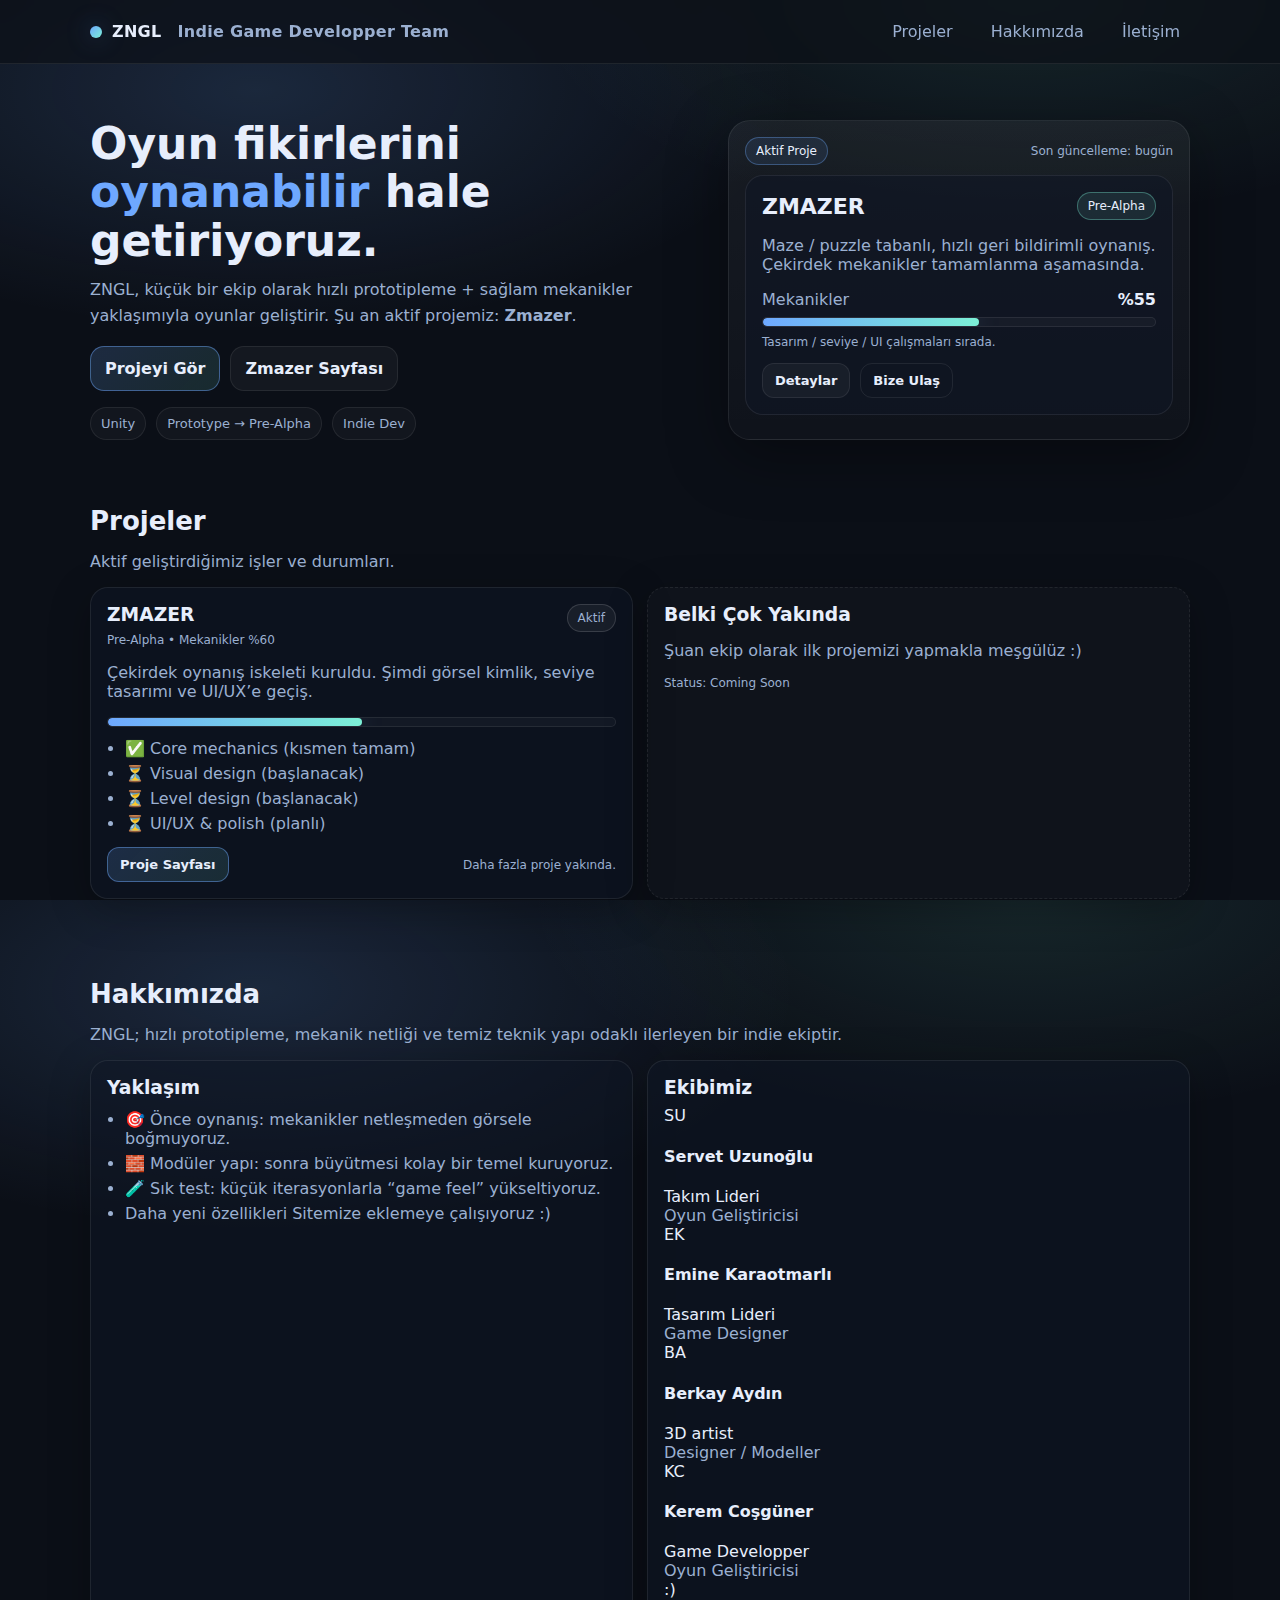
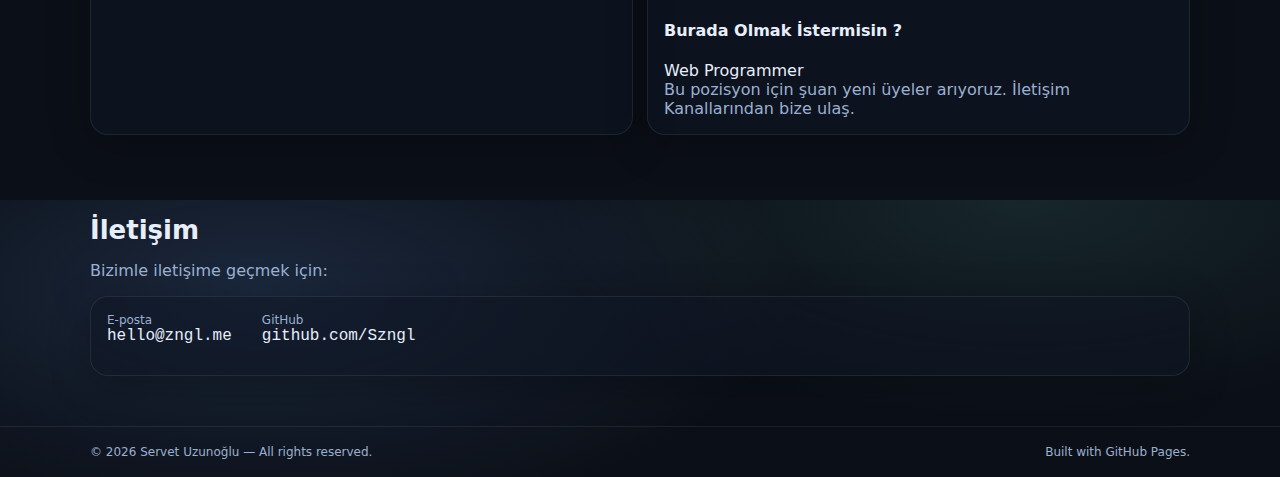
<file: index.html>
﻿<!doctype html>
<html lang="tr">
<head>
    <meta charset="utf-8" />
    <meta name="viewport" content="width=device-width, initial-scale=1" />
    <title>ZNGL Studio</title>
    <meta name="description" content="ZNGL — Indie game studio. Projects, updates, and devlogs." />
    <link rel="stylesheet" href="./style.css" />
</head>

<body>
<header class="site-header">
    <div class="container nav">
        <a class="brand" href="./index.html">
            <span class="brand-dot"></span>
            <span>ZNGL</span>
            <span class="muted">Indie Game Developper Team</span>
        </a>

        <nav class="menu">
            <a href="#projects">Projeler</a>
            <a href="#about">Hakkımızda</a>
            <a href="#contact">İletişim</a>
        </nav>
    </div>
</header>

<main>
    <section class="hero">
        <div class="container hero-grid">
            <div>
                <h1>Oyun fikirlerini <span class="glow">oynanabilir</span> hale getiriyoruz.</h1>
                <p class="lead">
                    ZNGL, küçük bir ekip olarak hızlı prototipleme + sağlam mekanikler yaklaşımıyla oyunlar geliştirir.
                    Şu an aktif projemiz: <strong>Zmazer</strong>.
                </p>

                <div class="hero-actions">
                    <a class="btn primary" href="#projects">Projeyi Gör</a>
                    <a class="btn" href="./projects/zmazer.html">Zmazer Sayfası</a>
                </div>

                <div class="pill-row">
                    <span class="pill">Unity</span>
                    <span class="pill">Prototype → Pre-Alpha</span>
                    <span class="pill">Indie Dev</span>
                </div>
            </div>

            <div class="hero-card">
                <div class="hero-card-top">
                    <div class="badge">Aktif Proje</div>
                    <div class="tiny muted">Son güncelleme: bugün</div>
                </div>

                <div class="project-card">
                    <div class="project-title-row">
                        <h2 class="project-title">ZMAZER</h2>
                        <span class="stage">Pre-Alpha</span>
                    </div>

                    <p class="muted">
                        Maze / puzzle tabanlı, hızlı geri bildirimli oynanış. Çekirdek mekanikler tamamlanma aşamasında.
                    </p>

                    <div class="progress-block">
                        <div class="progress-top">
                            <span class="muted">Mekanikler</span>
                            <strong>%55</strong>
                        </div>
                        <div class="progress">
                            <div class="bar" style="width:55%"></div>
                        </div>
                        <div class="tiny muted" style="margin-top:8px">
                            Tasarım / seviye / UI çalışmaları sırada.
                        </div>
                    </div>

                    <div class="project-links">
                        <a class="btn small" href="./projects/zmazer.html">Detaylar</a>
                        <a class="btn small ghost" href="#contact">Bize Ulaş</a>
                    </div>
                </div>
            </div>
        </div>
    </section>

    <section id="projects" class="section">
        <div class="container">
            <div class="section-head">
                <h2>Projeler</h2>
                <p class="muted">Aktif geliştirdiğimiz işler ve durumları.</p>
            </div>

            <div class="grid">
                <article class="card">
                    <div class="card-top">
                        <div>
                            <h3>ZMAZER</h3>
                            <div class="tiny muted">Pre-Alpha • Mekanikler %60</div>
                        </div>
                        <span class="chip">Aktif</span>
                    </div>

                    <p class="muted">
                        Çekirdek oynanış iskeleti kuruldu. Şimdi görsel kimlik, seviye tasarımı ve UI/UX’e geçiş.
                    </p>

                    <div class="progress">
                        <div class="bar" style="width:50%"></div>
                    </div>

                    <ul class="list">
                        <li>✅ Core mechanics (kısmen tamam)</li>
                        <li>⏳ Visual design (başlanacak)</li>
                        <li>⏳ Level design (başlanacak)</li>
                        <li>⏳ UI/UX & polish (planlı)</li>
                    </ul>

                    <div class="row">
                        <a class="btn small primary" href="./projects/zmazer.html">Proje Sayfası</a>
                        <span class="tiny muted">Daha fazla proje yakında.</span>
                    </div>
                </article>

                <article class="card dashed">
                    <h3>Belki Çok Yakında</h3>
                    <p class="muted">
                       Şuan ekip olarak ilk projemizi yapmakla meşgülüz :)
                    </p>
                    <div class="tiny muted">Status: Coming Soon</div>
                </article>
            </div>
        </div>
    </section>

    <section id="about" class="section">
        <div class="container">
            <div class="section-head">
                <h2>Hakkımızda</h2>
                <p class="muted">
                    ZNGL; hızlı prototipleme, mekanik netliği ve temiz teknik yapı odaklı ilerleyen bir indie ekiptir.
                </p>
            </div>

            <div class="grid two">
                <div class="card">
                    <h3>Yaklaşım</h3>
                    <ul class="list">
                        <li>🎯 Önce oynanış: mekanikler netleşmeden görsele boğmuyoruz.</li>
                        <li>🧱 Modüler yapı: sonra büyütmesi kolay bir temel kuruyoruz.</li>
                        <li>🧪 Sık test: küçük iterasyonlarla “game feel” yükseltiyoruz.</li>
                        <li>Daha yeni özellikleri Sitemize eklemeye çalışıyoruz :)</li>
                    </ul>
                </div>

                <div class="card team-card">
                    <div class="team-header">
                        <h3>Ekibimiz</h3>
                    </div>
                    <div class="team-member">
                        <div class="team-avatar">SU</div>
                        <div class="team-info">
                            <h4 class="team-name">Servet Uzunoğlu</h4>
                            <div class="team-role">Takım Lideri</div>
                            <div class="team-title muted">Oyun Geliştiricisi</div>
                        </div>
                    </div>
                    <div class="team-divider"></div>
                    <div class="team-member">
                        <div class="team-avatar">EK</div>
                        <div class="team-info">
                            <h4 class="team-name">Emine Karaotmarlı</h4>
                            <div class="team-role">Tasarım Lideri</div>
                            <div class="team-title muted">Game Designer</div>
                        </div>
                    </div>
                    <div class="team-divider"></div>
                    <div class="team-member">
                    <div class="team-avatar">BA</div>
                        <div class="team-info">
                            <h4 class="team-name">Berkay Aydın</h4>
                            <div class="team-role">3D artist</div>
                            <div class="team-title muted">Designer / Modeller</div>
                        </div>
                    </div>
                    <div class="team-divider"></div>
                    <div class="team-member">
                        <div class="team-avatar">KC</div>
                        <div class="team-info">
                            <h4 class="team-name">Kerem Coşgüner</h4>
                            <div class="team-role">Game Developper</div>
                            <div class="team-title muted">Oyun Geliştiricisi</div>
                        </div>
                    </div>
                    <div class="team-divider"></div>
                    <div class="team-member">
                        <div class="team-avatar">:)</div>
                        <div class="team-info">
                            <h4 class="team-name">Burada Olmak İstermisin ?</h4>
                            <div class="team-role">Web Programmer</div>
                            <div class="team-title muted">Bu pozisyon için şuan yeni üyeler arıyoruz. İletişim Kanallarından bize ulaş.</div>
                        </div>
                    </div>
                </div>
            </div>
        </div>
    </section>

    <section id="contact" class="section">
        <div class="container">
            <div class="section-head">
                <h2>İletişim</h2>
                <p class="muted">Bizimle iletişime geçmek için:</p>
            </div>

            <div class="card">
                <div class="contact-row">
                    <div>
                        <div class="tiny muted">E-posta</div>
                        <div class="mono">hello@zngl.me</div>
                    </div>
                    <div>
                        <div class="tiny muted">GitHub</div>
                        <div class="mono">github.com/Szngl</div>
                    </div>
                </div>

                <p class="tiny muted" style="margin-top:14px;">
                </p>
            </div>
        </div>
    </section>

    <footer class="site-footer">
        <div class="container footer-row">
            <div class="tiny muted">© <span id="y"></span> Servet Uzunoğlu — All rights reserved.</div>
            <div class="tiny muted">Built with GitHub Pages.</div>
        </div>
    </footer>
</main>

<script>
    document.getElementById("y").textContent = new Date().getFullYear();
</script>
</body>
</html>
</file>
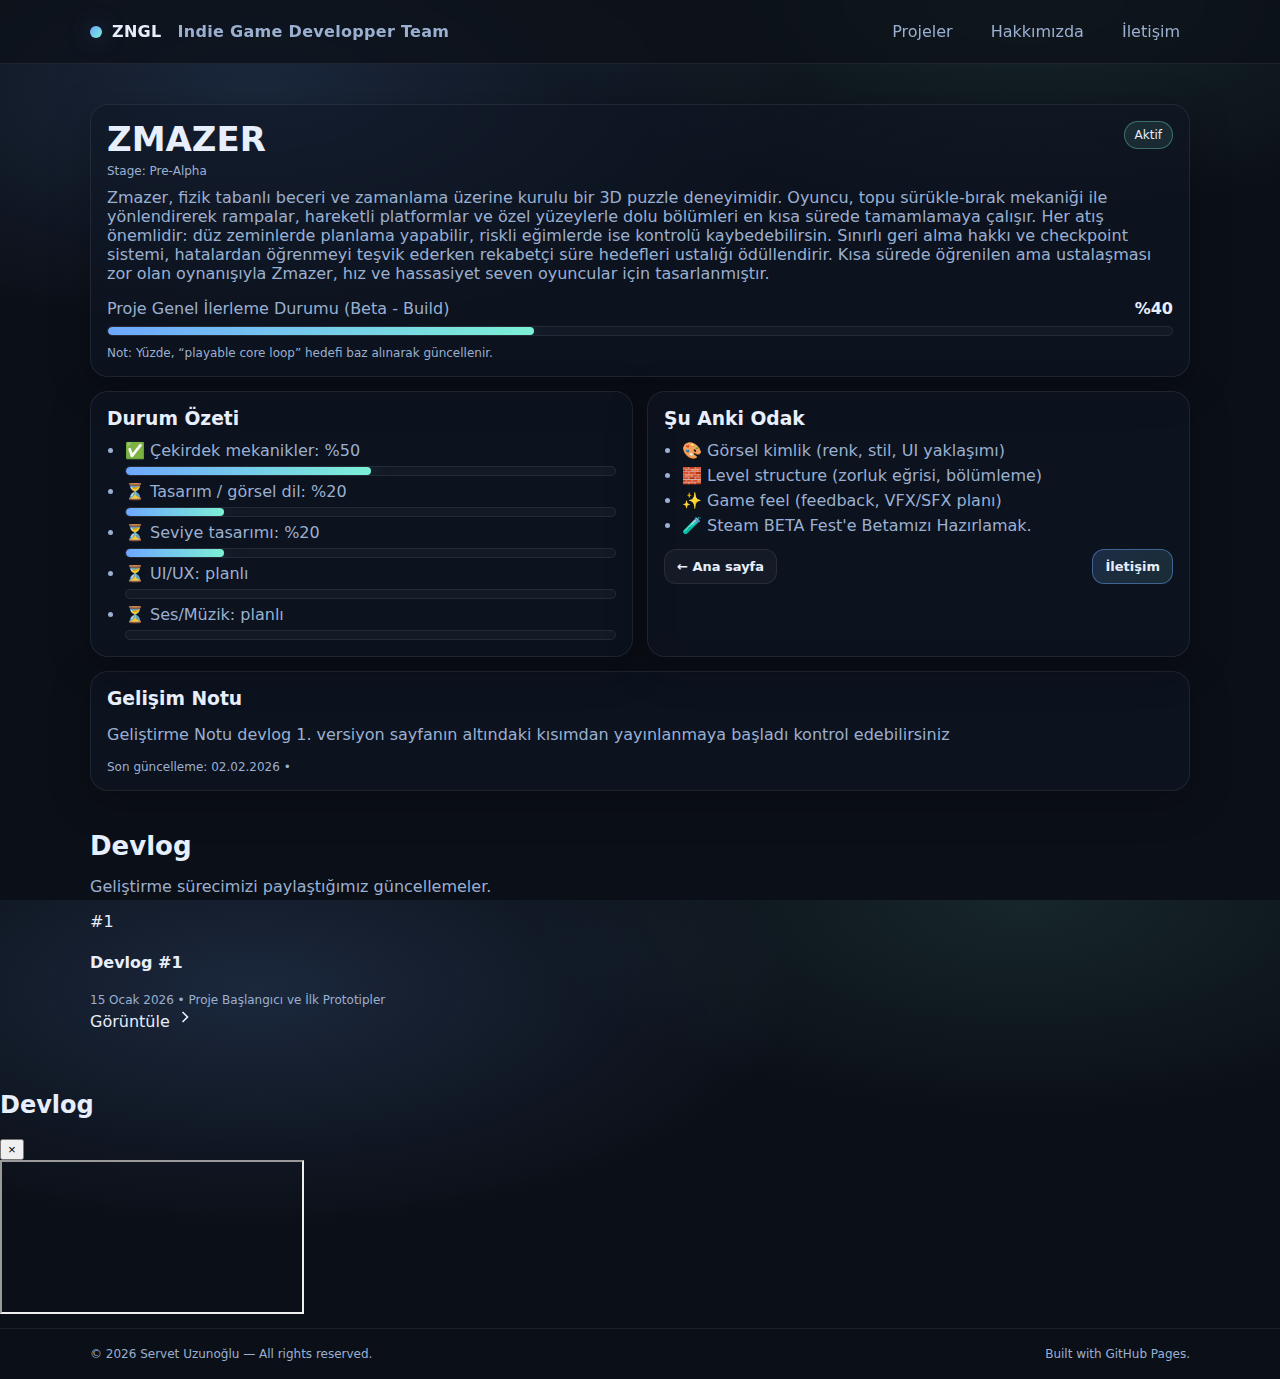
<file: projects/zmazer.html>
﻿<!doctype html>
<html lang="tr">
<head>
  <meta charset="utf-8" />
  <meta name="viewport" content="width=device-width, initial-scale=1" />
  <title>ZMAZER • ZNGL</title>
  <meta name="description" content="ZMAZER development page — core mechanics progress 40%." />
  <link rel="stylesheet" href="../style.css" />
</head>

<body>
<header class="site-header">
  <div class="container nav">
    <a class="brand" href="../index.html">
      <span class="brand-dot"></span>
      <span>ZNGL</span>
      <span class="muted">Indie Game Developper Team</span>
    </a>
    <nav class="menu">
      <a href="../index.html#projects">Projeler</a>
      <a href="../index.html#about">Hakkımızda</a>
      <a href="../index.html#contact">İletişim</a>
    </nav>
  </div>
</header>

<main>
  <section class="section">
    <div class="container">
      <div class="card">
        <div class="card-top">
          <div>
            <h1 style="margin:0 0 6px; font-size:34px;">ZMAZER</h1>
            <div class="tiny muted">Stage: Pre-Alpha</div>
          </div>
          <span class="stage">Aktif</span>
        </div>

        <p class="muted" style="margin-top:10px;">
          Zmazer, fizik tabanlı beceri ve zamanlama üzerine kurulu bir 3D puzzle deneyimidir.
          Oyuncu, topu sürükle-bırak mekaniği ile yönlendirerek rampalar, hareketli platformlar ve özel yüzeylerle dolu bölümleri en kısa sürede tamamlamaya çalışır.
          Her atış önemlidir: düz zeminlerde planlama yapabilir, riskli eğimlerde ise kontrolü kaybedebilirsin. Sınırlı geri alma hakkı ve checkpoint sistemi, hatalardan öğrenmeyi teşvik ederken rekabetçi süre hedefleri ustalığı ödüllendirir.
          Kısa sürede öğrenilen ama ustalaşması zor olan oynanışıyla Zmazer, hız ve hassasiyet seven oyuncular için tasarlanmıştır.

        </p>

        <div class="progress-block">
          <div class="progress-top">
            <span class="muted">Proje Genel İlerleme Durumu (Beta - Build)</span>
            <strong>%40</strong>
          </div>
          <div class="progress">
            <div class="bar" style="width:40%"></div>
          </div>
          <div class="tiny muted" style="margin-top:10px;">
            Not: Yüzde, “playable core loop” hedefi baz alınarak güncellenir.
          </div>
        </div>
      </div>

      <div class="grid two" style="margin-top:14px;">
        <div class="card">
          <h3>Durum Özeti</h3>
          <ul class="list">
            <li>✅ Çekirdek mekanikler: %50</li>
            <div class="progress">
              <div class="bar" style="width:50%"></div>
            </div>
            <li>⏳ Tasarım / görsel dil: %20</li>
            <div class="progress">
              <div class="bar" style="width:20%"></div>
            </div>
            <li>⏳ Seviye tasarımı: %20</li>
            <div class="progress">
              <div class="bar" style="width:20%"></div>
            </div>
            <li>⏳ UI/UX: planlı</li>
            <div class="progress">
              <div class="bar" style="width:0%"></div>
            </div>
            <li>⏳ Ses/Müzik: planlı</li>
            <div class="progress">
              <div class="bar" style="width:0%"></div>
            </div>
          </ul>
        </div>

        <div class="card">
          <h3>Şu Anki Odak</h3>
          <ul class="list">
            <li>🎨 Görsel kimlik (renk, stil, UI yaklaşımı)</li>
            <li>🧱 Level structure (zorluk eğrisi, bölümleme)</li>
            <li>✨ Game feel (feedback, VFX/SFX planı)</li>
            <li>🧪 Steam BETA Fest'e Betamızı Hazırlamak.</li>
          </ul>
          <div class="row">
            <a class="btn small" href="../index.html">← Ana sayfa</a>
            <a class="btn small primary" href="../index.html#contact">İletişim</a>
          </div>
        </div>
      </div>

      <div class="card" style="margin-top:14px;">
        <h3>Gelişim Notu</h3>
        <p class="muted">
          Geliştirme Notu devlog 1. versiyon sayfanın altındaki kısımdan yayınlanmaya başladı kontrol edebilirsiniz
        </p>
        <div class="tiny muted">
          Son güncelleme: 02.02.2026 •
        </div>
      </div>

      <!-- Devlog Section -->
      <div class="section-head" style="margin-top:40px;">
        <h2>Devlog</h2>
        <p class="muted">Geliştirme sürecimizi paylaştığımız güncellemeler.</p>
      </div>


          <div class="devlog-divider"></div>

          <!-- Devlog 1 -->
          <div class="devlog-item" onclick="openDevlog(1)">
            <div class="devlog-item-left">
              <div class="devlog-number-badge">#1</div>
              <div class="devlog-item-info">
                <h4 class="devlog-item-title">Devlog #1</h4>
                <div class="tiny muted">15 Ocak 2026 • Proje Başlangıcı ve İlk Prototipler</div>
              </div>
            </div>
            <div class="devlog-item-action">
              <span class="devlog-view-text">Görüntüle</span>
              <svg width="20" height="20" viewBox="0 0 24 24" fill="none" stroke="currentColor" stroke-width="2">
                <path d="M9 18l6-6-6-6"/>
              </svg>
            </div>
          </div>
        </div>
      </div>
    </div>
  </section>

  <!-- Devlog Modal -->
  <div id="devlogModal" class="devlog-modal">
    <div class="devlog-modal-overlay" onclick="closeDevlog()"></div>
    <div class="devlog-modal-content">
      <div class="devlog-modal-header">
        <h2 id="modalTitle">Devlog</h2>
        <button class="modal-close" onclick="closeDevlog()">&times;</button>
      </div>
      <div class="devlog-modal-body">
        <iframe id="devlogFrame" src=""></iframe>
      </div>
    </div>
  </div>
</main>

<footer class="site-footer">
  <div class="container footer-row">
    <div class="tiny muted">© <span id="y"></span> Servet Uzunoğlu — All rights reserved.</div>
    <div class="tiny muted">Built with GitHub Pages.</div>
  </div>
</footer>

<script>
  document.getElementById("y").textContent = new Date().getFullYear();

  // Devlog Modal Functions
  function openDevlog(number) {
    const modal = document.getElementById('devlogModal');
    const iframe = document.getElementById('devlogFrame');
    const title = document.getElementById('modalTitle');

    // PDF yolu
    iframe.src = `../docs/devlog/zmazer_devlog${number}.pdf`;
    title.textContent = `Devlog #${number}`;

    // Modal'ı aç
    modal.classList.add('active');
    document.body.style.overflow = 'hidden';
  }

  function closeDevlog() {
    const modal = document.getElementById('devlogModal');
    const iframe = document.getElementById('devlogFrame');

    modal.classList.remove('active');
    iframe.src = '';
    document.body.style.overflow = 'auto';
  }

  // ESC tuşuyla kapat
  document.addEventListener('keydown', function(e) {
    if (e.key === 'Escape') {
      closeDevlog();
    }
  });
</script>
</body>
</html>
</file>
<file: style.css>
﻿:root{
    --bg:#0b0f17;
    --panel:#0f1624;
    --panel2:#0d1320;
    --text:#e7eefc;
    --muted:#9bb0d1;
    --line:rgba(255,255,255,.08);
    --accent:#6ea8ff;
    --accent2:#7cf0d6;
    --shadow: 0 16px 60px rgba(0,0,0,.35);
}

*{box-sizing:border-box}
html,body{height:100%}
body{
    margin:0;
    font-family: ui-sans-serif, system-ui, -apple-system, Segoe UI, Roboto, Helvetica, Arial;
    background:
            radial-gradient(900px 400px at 20% 10%, rgba(110,168,255,.16), transparent 60%),
            radial-gradient(900px 400px at 80% 0%, rgba(124,240,214,.10), transparent 55%),
            var(--bg);
    color:var(--text);
}

a{color:inherit;text-decoration:none}
.container{width:min(1100px,92vw); margin:0 auto}

.muted{color:var(--muted)}
.tiny{font-size:12px}
.mono{font-family: ui-monospace, SFMono-Regular, Menlo, Monaco, Consolas, "Liberation Mono", monospace}
.glow{color:var(--accent)}

.site-header{
    position:sticky; top:0; z-index:20;
    border-bottom:1px solid var(--line);
    background:rgba(11,15,23,.7);
    backdrop-filter: blur(10px);
}
.nav{
    display:flex; align-items:center; justify-content:space-between;
    padding:14px 0;
}
.brand{display:flex; gap:10px; align-items:center; font-weight:800; letter-spacing:.3px}
.brand .muted{font-weight:600; margin-left:6px}
.brand-dot{
    width:12px; height:12px; border-radius:999px;
    background: linear-gradient(135deg, var(--accent), var(--accent2));
    box-shadow: 0 0 24px rgba(110,168,255,.35);
}
.menu{display:flex; gap:18px; color:var(--muted)}
.menu a{padding:8px 10px; border-radius:10px}
.menu a:hover{background:rgba(255,255,255,.06); color:var(--text)}

.hero{padding:56px 0 26px}
.hero-grid{
    display:grid; gap:22px;
    grid-template-columns: 1.2fr .9fr;
}
@media (max-width: 900px){
    .hero-grid{grid-template-columns: 1fr}
}

h1{font-size:44px; line-height:1.1; margin:0 0 12px}
@media (max-width: 520px){ h1{font-size:34px} }
.lead{font-size:16px; line-height:1.6; margin:0 0 18px; color:var(--muted)}

.hero-actions{display:flex; gap:10px; flex-wrap:wrap; margin:18px 0 16px}

.btn{
    display:inline-flex; align-items:center; justify-content:center;
    padding:12px 14px; border-radius:14px;
    border:1px solid var(--line);
    background: rgba(255,255,255,.04);
    color:var(--text);
    font-weight:700;
}
.btn:hover{background: rgba(255,255,255,.07)}
.btn.primary{
    border-color: rgba(110,168,255,.45);
    background: linear-gradient(135deg, rgba(110,168,255,.18), rgba(124,240,214,.12));
}
.btn.small{padding:9px 12px; border-radius:12px; font-size:13px}
.btn.ghost{background:transparent}

.pill-row{display:flex; gap:10px; flex-wrap:wrap}
.pill{
    padding:8px 10px; border-radius:999px;
    border:1px solid var(--line);
    background: rgba(255,255,255,.03);
    font-size:13px; color:var(--muted);
}

.hero-card{
    background: linear-gradient(180deg, rgba(255,255,255,.05), rgba(255,255,255,.02));
    border:1px solid var(--line);
    border-radius:22px;
    padding:16px;
    box-shadow: var(--shadow);
}
.hero-card-top{display:flex; align-items:center; justify-content:space-between; margin-bottom:10px}
.badge{
    font-size:12px;
    padding:6px 10px;
    border-radius:999px;
    border:1px solid rgba(110,168,255,.35);
    background: rgba(110,168,255,.10);
}

.project-card{
    background: rgba(15,22,36,.6);
    border: 1px solid var(--line);
    border-radius:18px;
    padding:16px;
}
.project-title-row{display:flex; justify-content:space-between; align-items:center}
.project-title{margin:0; font-size:22px}
.stage{
    font-size:12px;
    padding:6px 10px;
    border-radius:999px;
    border:1px solid rgba(124,240,214,.35);
    background: rgba(124,240,214,.10);
    color: var(--text);
}

.progress-block{margin-top:12px}
.progress-top{display:flex; justify-content:space-between; align-items:center; margin-bottom:8px}
.progress{
    height:10px; border-radius:999px;
    border:1px solid var(--line);
    background: rgba(255,255,255,.03);
    overflow:hidden;
}
.bar{
    height:100%;
    background: linear-gradient(90deg, var(--accent), var(--accent2));
    border-radius:999px;
    box-shadow: 0 0 24px rgba(110,168,255,.25);
}

.project-links{display:flex; gap:10px; margin-top:14px}

.section{padding:40px 0}
.section-head{margin-bottom:14px}
.section-head h2{margin:0 0 6px; font-size:26px}

.grid{
    display:grid; gap:14px;
    grid-template-columns: repeat(2, 1fr);
}
.grid.two{grid-template-columns: repeat(2, 1fr)}
@media (max-width: 900px){
    .grid{grid-template-columns: 1fr}
    .grid.two{grid-template-columns: 1fr}
}

.card{
    background: rgba(15,22,36,.55);
    border:1px solid var(--line);
    border-radius:18px;
    padding:16px;
    box-shadow: 0 10px 40px rgba(0,0,0,.25);
}
.card.dashed{
    border-style:dashed;
    background: rgba(255,255,255,.02);
}
.card-top{display:flex; justify-content:space-between; align-items:flex-start; gap:10px}
.card h3{margin:0 0 8px}
.chip{
    font-size:12px;
    padding:6px 10px;
    border-radius:999px;
    border:1px solid rgba(255,255,255,.14);
    background: rgba(255,255,255,.05);
    color: var(--muted);
}

.list{margin:12px 0 0; padding-left:18px; color:var(--muted)}
.list li{margin:6px 0}

.row{display:flex; justify-content:space-between; align-items:center; gap:12px; margin-top:14px; flex-wrap:wrap}

.contact-row{display:flex; gap:30px; flex-wrap:wrap}
.site-footer{
    border-top:1px solid var(--line);
    padding:18px 0;
    margin-top:10px;
}
.footer-row{display:flex; justify-content:space-between; gap:10px; flex-wrap:wrap}
</file>
